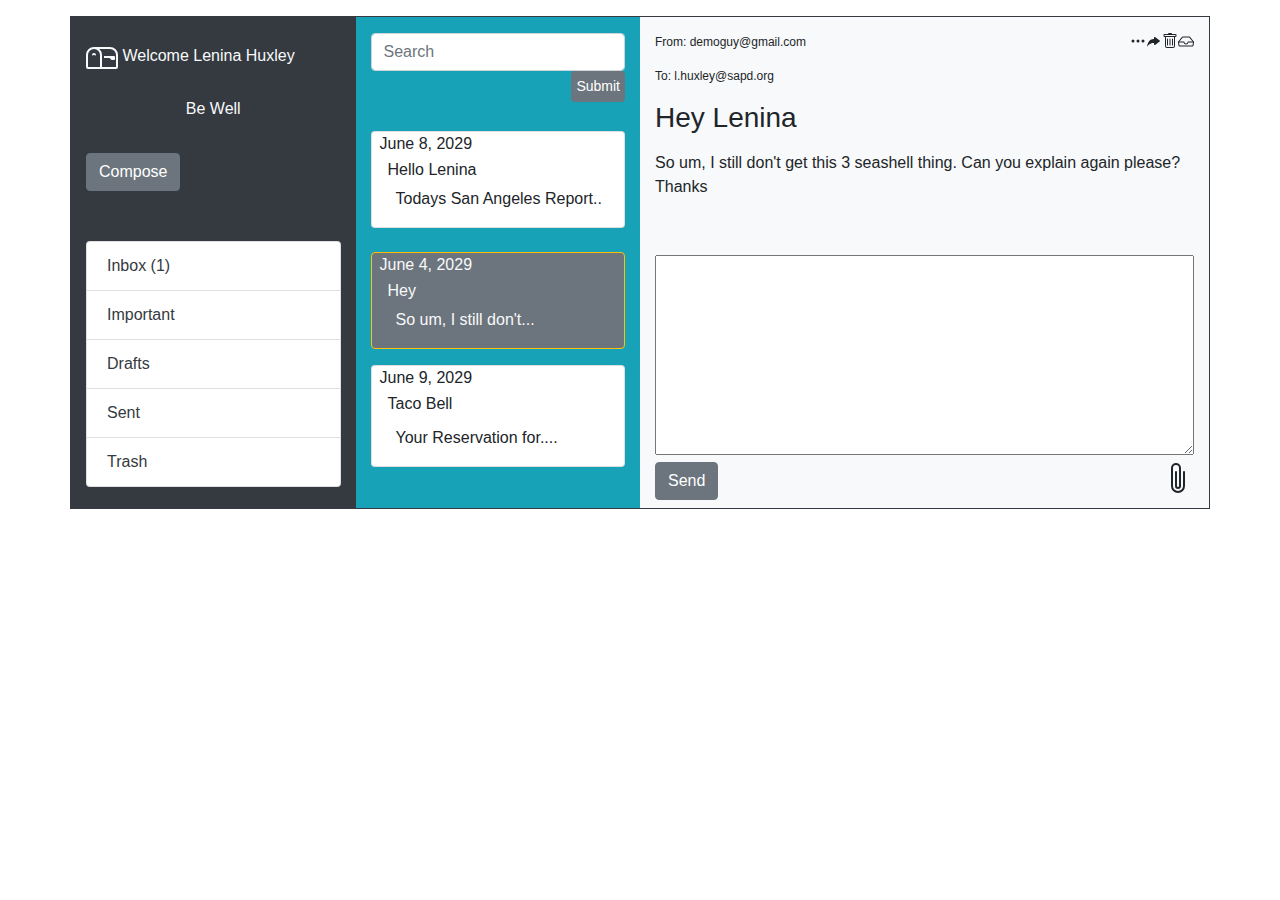
<file: email.html>
<!DOCTYPE html>
<html lang="en">
<head>
    <meta charset="UTF-8">
    <meta name="viewport" content="width=device-width, initial-scale=1.0">
    <link rel="stylesheet" href="https://stackpath.bootstrapcdn.com/bootstrap/4.5.0/css/bootstrap.min.css">
    <link rel="stylesheet" type="text/css" href="emailStyle.css">
    <title>Email</title>
</head>
<body>
    <div class="container w-100 mt-3 border border-dark">
        <div class="row">
            <div class="col-sm-3 bg-dark text-light d-inline-block sidebar">
                <p class="mt-3">
                <svg width="2em" height="3em" viewBox="0 0 16 16" class="bi bi-mailbox" fill="currentColor" xmlns="http://www.w3.org/2000/svg">
                    <path fill-rule="evenodd" d="M4 4a3 3 0 0 0-3 3v6h6V7a3 3 0 0 0-3-3zm0-1h8a4 4 0 0 1 4 4v6a1 1 0 0 1-1 1H1a1 1 0 0 1-1-1V7a4 4 0 0 1 4-4zm2.646 1A3.99 3.99 0 0 1 8 7v6h7V7a3 3 0 0 0-3-3H6.646z"/>
                    <path fill-rule="evenodd" d="M11.793 8.5H9v-1h5a.5.5 0 0 1 .5.5v1a.5.5 0 0 1-.5.5h-1a.5.5 0 0 1-.354-.146l-.853-.854z"/>
                    <path d="M5 7c0 .552-.448 0-1 0s-1 .552-1 0a1 1 0 0 1 2 0z"/>
                  </svg>
                  
                   Welcome Lenina Huxley</p>
                   <p class="well">Be Well</p>
                 <button type="button" class="btn btn-secondary mx-auto mt-3">Compose</button>
               <ul class="list-group text-dark list">
                   <li class="list-group-item">Inbox (1)</li>
                   <li class="list-group-item">Important</li>
                   <li class="list-group-item">Drafts</li>
                   <li class="list-group-item">Sent</li>
                   <li class="list-group-item">Trash</li>
               </ul>
            </div>
            <div class="col-sm-3 bg-info d-inline-block middle">
              <div class="form-group has-search mt-3">
                <span class="form-control-feedback"></span>
                <input type="text" class="form-control" placeholder="Search">
                <button type="button" class="btn btn-secondary btn-sm p-1 float-right">Submit</button>
              
              </div>
               <!--<input type="text" placeholder="Search..." class="mt-3">
               <button type="button" class="btn btn-secondary btn-sm p-1">Submit</button>-->
                  <div class="card w-100 first-card">
                      <span class="date-time pl-2">June 8, 2029</span>
                      <h6 class="pl-3 mt-1">Hello Lenina</h6> 
                      <p class="pl-4">Todays San Angeles Report..</p>
                    </div>

                    <div class="card w-100 mt-4 mb-3 border border-warning bg-secondary text-light">
                        <span class="date-time pl-2">June 4, 2029</span>
                        <h6 class="pl-3 mt-1">Hey</h6> 
                        <p class="pl-4">So um, I still don't...</p>
                      </div>

                      <div class="card w-100 mt-3 mb-2">
                        <span class="date-time pl-2">June 9, 2029</span>
                        <h6 class="pl-3 mt-1">Taco Bell</h6> 
                        <p class="pl-4 mt-1">Your Reservation for....</p>
                      </div>
            </div>
            <div class="col-sm-6 bg-light w-100 right">
                <div class="mt-3">
                    <svg width="1em" height="1em" viewBox="0 0 16 16" class="bi bi-inbox float-right" fill="currentColor" xmlns="http://www.w3.org/2000/svg">
                        <path fill-rule="evenodd" d="M3.81 4.063A1.5 1.5 0 0 1 4.98 3.5h6.04a1.5 1.5 0 0 1 1.17.563l3.7 4.625a.5.5 0 0 1-.78.624l-3.7-4.624a.5.5 0 0 0-.39-.188H4.98a.5.5 0 0 0-.39.188L.89 9.312a.5.5 0 1 1-.78-.624l3.7-4.625z"/>
                        <path fill-rule="evenodd" d="M.125 8.67A.5.5 0 0 1 .5 8.5H6a.5.5 0 0 1 .5.5 1.5 1.5 0 0 0 3 0 .5.5 0 0 1 .5-.5h5.5a.5.5 0 0 1 .496.562l-.39 3.124a1.5 1.5 0 0 1-1.489 1.314H1.883a1.5 1.5 0 0 1-1.489-1.314l-.39-3.124a.5.5 0 0 1 .121-.393zm.941.83l.32 2.562a.5.5 0 0 0 .497.438h12.234a.5.5 0 0 0 .496-.438l.32-2.562H10.45a2.5 2.5 0 0 1-4.9 0H1.066z"/>
                    </svg>
                    <svg width="1em" height="1em" viewBox="0 0 16 16" class="bi bi-trash float-right" fill="currentColor" xmlns="http://www.w3.org/2000/svg">
                        <path d="M5.5 5.5A.5.5 0 0 1 6 6v6a.5.5 0 0 1-1 0V6a.5.5 0 0 1 .5-.5zm2.5 0a.5.5 0 0 1 .5.5v6a.5.5 0 0 1-1 0V6a.5.5 0 0 1 .5-.5zm3 .5a.5.5 0 0 0-1 0v6a.5.5 0 0 0 1 0V6z"/>
                        <path fill-rule="evenodd" d="M14.5 3a1 1 0 0 1-1 1H13v9a2 2 0 0 1-2 2H5a2 2 0 0 1-2-2V4h-.5a1 1 0 0 1-1-1V2a1 1 0 0 1 1-1H6a1 1 0 0 1 1-1h2a1 1 0 0 1 1 1h3.5a1 1 0 0 1 1 1v1zM4.118 4L4 4.059V13a1 1 0 0 0 1 1h6a1 1 0 0 0 1-1V4.059L11.882 4H4.118zM2.5 3V2h11v1h-11z"/>
                      </svg>

                      <svg width="1em" height="1em" viewBox="0 0 16 16" class="bi bi-reply-fill float-right" fill="currentColor" xmlns="http://www.w3.org/2000/svg">
                        <path d="M9.079 11.9l4.568-3.281a.719.719 0 0 0 0-1.238L9.079 4.1A.716.716 0 0 0 8 4.719V6c-1.5 0-6 0-7 8 2.5-4.5 7-4 7-4v1.281c0 .56.606.898 1.079.62z"/>
                      </svg>

                      <svg width="1em" height="1em" viewBox="0 0 16 16" class="bi bi-three-dots float-right" fill="currentColor" xmlns="http://www.w3.org/2000/svg">
                        <path fill-rule="evenodd" d="M3 9.5a1.5 1.5 0 1 1 0-3 1.5 1.5 0 0 1 0 3zm5 0a1.5 1.5 0 1 1 0-3 1.5 1.5 0 0 1 0 3zm5 0a1.5 1.5 0 1 1 0-3 1.5 1.5 0 0 1 0 3z"/>
                      </svg>
                     
                </div>
                    <p class="from">From: demoguy@gmail.com</p>
                    <p class="to">To: l.huxley@sapd.org</p>
                    <h3>Hey Lenina</h3>
                    <p class="mt-3"> So um, I still don't get this 3 seashell thing. Can
                        you explain again please? Thanks
                    </p>
                    
                    <textarea name="comment" class="comment"></textarea>
                    <svg width="2em" height="2em" viewBox="0 0 16 16" class="bi bi-paperclip float-right" fill="currentColor" xmlns="http://www.w3.org/2000/svg">
                        <path fill-rule="evenodd" d="M4.5 3a2.5 2.5 0 0 1 5 0v9a1.5 1.5 0 0 1-3 0V5a.5.5 0 0 1 1 0v7a.5.5 0 0 0 1 0V3a1.5 1.5 0 1 0-3 0v9a2.5 2.5 0 0 0 5 0V5a.5.5 0 0 1 1 0v7a3.5 3.5 0 1 1-7 0V3z"/>
                      </svg>
                    
                    <button type="button" class="btn btn-secondary mb-2">Send</button>
                    
            </div>
        </div>
    </div>  
</body>
</html>
</file>
<file: emailStyle.css>
.well {
    margin-top: auto 0;
    text-align: center;
}

.list {
    margin-top: 50px;
    margin-bottom: 20px;
}

nav {
    max-width: 100vh;
}

.first-card {
    margin-top: 60px;
}
.from {
    font-size: 12px;
    margin: none;
}

.to {
    font-size: 12px;
}

.comment {
    height: 200px;
    margin-top: 40px;
    width: 100%;
}
</file>
